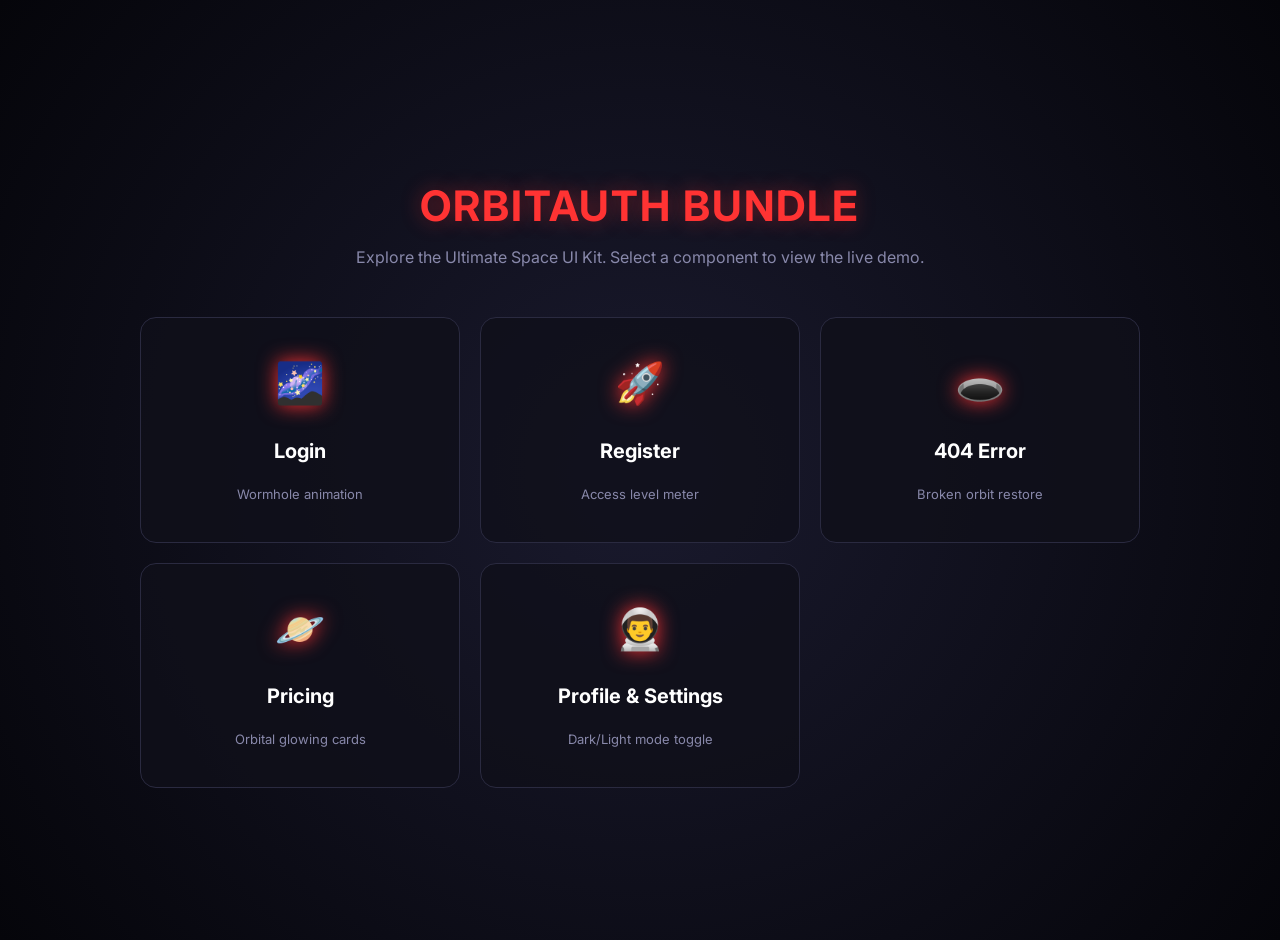
<file: index.html>
<!DOCTYPE html>
<html lang="en">

<head>
    <meta charset="UTF-8">
    <meta name="viewport" content="width=device-width, initial-scale=1.0">
    <title>OrbitAuth Bundle | Preview Hub</title>
    <style>
        @import url('https://fonts.googleapis.com/css2?family=Inter:wght@400;600;700&display=swap');

        body {
            background-color: #0a0a0f;
            background-image: radial-gradient(circle at center, #1a1a2e 0%, #05050a 100%);
            color: #fff;
            font-family: 'Inter', sans-serif;
            display: flex;
            justify-content: center;
            align-items: center;
            min-height: 100vh;
            margin: 0;
            padding: 20px;
        }

        .container {
            text-align: center;
            max-width: 1000px;
            width: 100%;
        }

        h1 {
            font-size: 42px;
            margin-bottom: 10px;
            color: #ff3333;
            text-transform: uppercase;
            letter-spacing: 2px;
            text-shadow: 0 0 20px rgba(255, 51, 51, 0.4);
        }

        p {
            color: #8888aa;
            margin-bottom: 50px;
            font-size: 16px;
        }

        .grid {
            display: grid;
            grid-template-columns: repeat(auto-fit, minmax(280px, 1fr));
            gap: 20px;
        }

        .card {
            background: rgba(15, 15, 25, 0.8);
            border: 1px solid #2a2a40;
            border-radius: 16px;
            padding: 40px 20px;
            text-decoration: none;
            color: #fff;
            transition: all 0.3s;
            display: flex;
            flex-direction: column;
            align-items: center;
        }

        .card:hover {
            transform: translateY(-5px);
            border-color: #ff3333;
            box-shadow: 0 10px 30px rgba(255, 51, 51, 0.1);
        }

        .card h2 {
            font-size: 20px;
            margin-bottom: 10px;
        }

        .card p {
            font-size: 13px;
            margin-bottom: 0;
            color: #8888aa;
        }

        .icon {
            font-size: 40px;
            margin-bottom: 15px;
            filter: drop-shadow(0 0 10px #ff3333);
        }
    </style>
</head>

<body>
    <div class="container">
        <h1>OrbitAuth Bundle</h1>
        <p>Explore the Ultimate Space UI Kit. Select a component to view the live demo.</p>

        <div class="grid">
            <a href="Orbit-Auth-Login/index.html" class="card">
                <div class="icon">🌌</div>
                <h2>Login</h2>
                <p>Wormhole animation</p>
            </a>

            <a href="Orbit-Auth-Register/index.html" class="card">
                <div class="icon">🚀</div>
                <h2>Register</h2>
                <p>Access level meter</p>
            </a>

            <a href="404 Edition/index.html" class="card">
                <div class="icon">🕳️</div>
                <h2>404 Error</h2>
                <p>Broken orbit restore</p>
            </a>

            <a href="OrbitAuth-Pricing/index.html" class="card">
                <div class="icon">🪐</div>
                <h2>Pricing</h2>
                <p>Orbital glowing cards</p>
            </a>

            <a href="OrbitAuth-Profile/index.html" class="card">
                <div class="icon">👨‍🚀</div>
                <h2>Profile & Settings</h2>
                <p>Dark/Light mode toggle</p>
            </a>
        </div>
    </div>
</body>

</html>
</file>
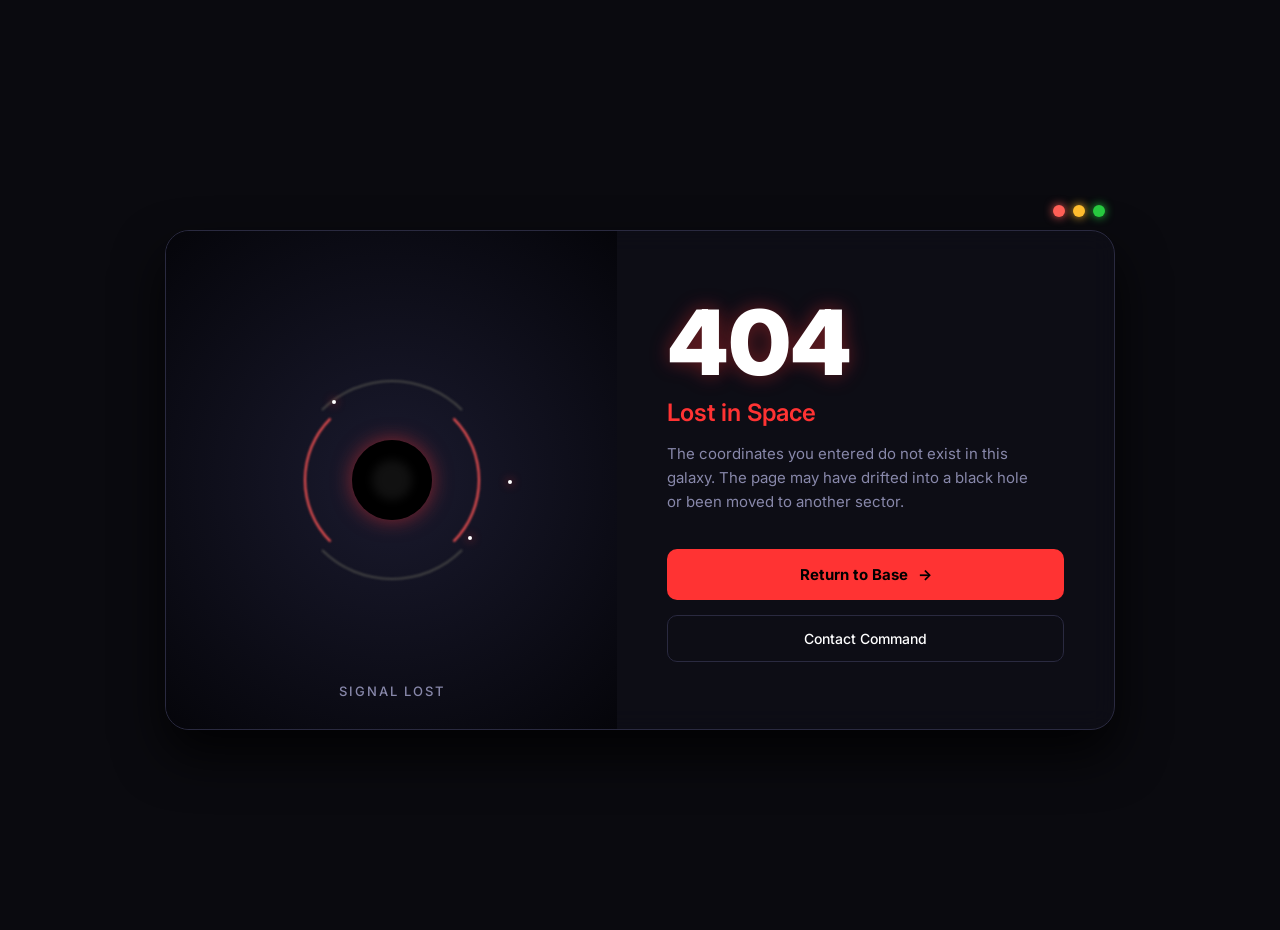
<file: 404 Edition/index.html>
<!DOCTYPE html>
<html lang="en">

<head>
    <meta charset="UTF-8">
    <meta name="viewport" content="width=device-width, initial-scale=1.0">
    <title>OrbitAuth | 404 Lost in Space</title>
    <link rel="stylesheet" href="style.css">
</head>

<body>

    <div class="orbit-wrapper">
        <!-- Tema Kontrolleri (LumaAuth'taki gibi ama uzay renkleri) -->
        <div class="window-controls">
            <div class="dot red" onclick="setTheme('')" title="Supernova Red"></div>
            <div class="dot yellow" onclick="setTheme('theme-blue')" title="Nebula Blue"></div>
            <div class="dot green" onclick="setTheme('theme-green')" title="Toxic Green"></div>
        </div>

        <div class="orbit-card error-card">
            <!-- LEFT SIDE: THE VOID / BLACK HOLE -->
            <div class="visual-side">
                <div class="space-bg"></div>

                <!-- Kara Delik Görseli -->
                <div class="wormhole-container broken-wormhole" id="wormholeTrigger">
                    <div class="accretion-disk"></div>
                    <div class="event-horizon">
                        <div class="core-glow"></div>
                    </div>
                    <!-- Uzayda savrulan parçacıklar -->
                    <div class="particle p1"></div>
                    <div class="particle p2"></div>
                    <div class="particle p3"></div>
                </div>

                <div class="hint-text">Signal Lost</div>
            </div>

            <!-- RIGHT SIDE: 404 CONTENT -->
            <div class="form-side" id="formSide">
                <div class="dark-overlay hidden" id="darkOverlay"></div>

                <div class="form-content visible">
                    <div class="form-header error-header">
                        <!-- Devasa 404 yazısı ve uzay efekti -->
                        <h1 class="glitch-text" data-text="404">404</h1>
                        <h2>Lost in Space</h2>
                        <p>The coordinates you entered do not exist in this galaxy. The page may have drifted into a
                            black hole or been moved to another sector.</p>
                    </div>

                    <div class="error-actions">
                        <!-- Kara deliğe tıklayınca veya butona basınca geri dönüş -->
                        <button class="btn-primary" onclick="restoreOrbit()">
                            <span class="btn-text">Return to Base</span>
                            <span class="btn-arrow">→</span>
                        </button>
                        <a href="#" class="btn-secondary">Contact Command</a>
                    </div>
                </div>
            </div>
        </div>
    </div>

    <script src="script.js"></script>
</body>

</html>
</file>
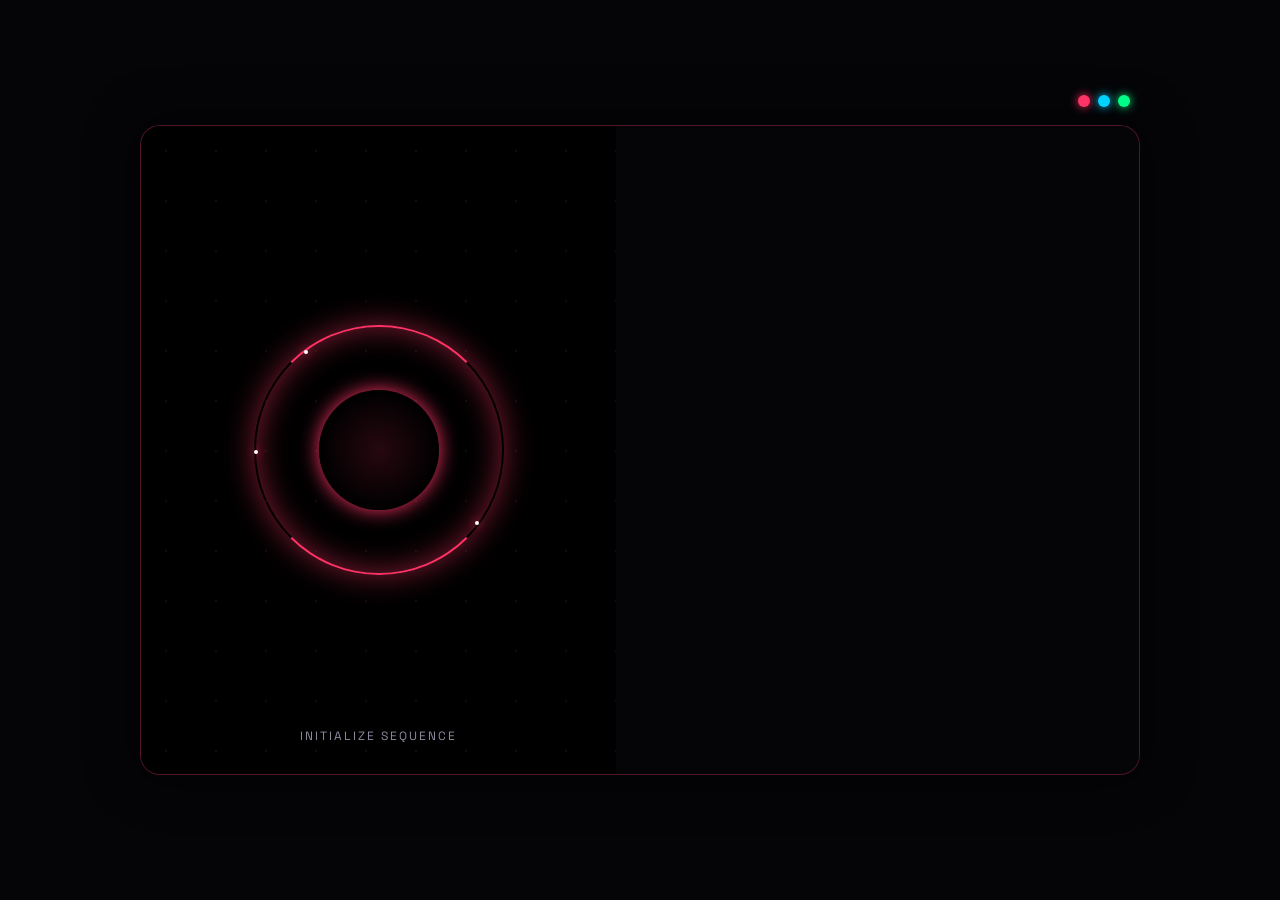
<file: Orbit-Auth-Login/index.html>
<!DOCTYPE html>
<html lang="en">

<head>
    <meta charset="UTF-8">
    <meta name="viewport" content="width=device-width, initial-scale=1.0">
    <title>OrbitAuth | Mission Control Login</title>
    <link rel="stylesheet" href="style.css">
</head>

<body>

    <div class="orbit-wrapper">

        <!-- MAC THEME CONTROLS -->
        <div class="window-controls">
            <div class="dot red" onclick="setTheme('')" title="Supernova Red"></div>
            <div class="dot yellow" onclick="setTheme('theme-blue')" title="Nebula Blue"></div>
            <div class="dot green" onclick="setTheme('theme-green')" title="Toxic Green"></div>
        </div>

        <div class="orbit-card">
            <!-- LEFT SIDE: THE WORMHOLE -->
            <div class="visual-side">
                <div class="space-bg"></div>

                <div class="wormhole-container" id="wormholeTrigger">
                    <div class="accretion-disk"></div>
                    <div class="event-horizon">
                        <div class="core-glow"></div>
                    </div>
                    <div class="particle p1"></div>
                    <div class="particle p2"></div>
                    <div class="particle p3"></div>
                </div>

                <div class="hint-text">Initialize Sequence</div>
            </div>

            <!-- RIGHT SIDE: FORM -->
            <div class="form-side" id="formSide">
                <div class="dark-overlay" id="darkOverlay"></div>

                <div class="form-content">
                    <div class="form-header">
                        <h1>System Access</h1>
                        <p>Enter your credentials to connect to the mainframe.</p>
                    </div>

                    <form onsubmit="event.preventDefault(); alert('Access Granted. Welcome to Orbit. (Demo)');">
                        <div class="input-group">
                            <label>Operator ID / Email</label>
                            <input type="email" placeholder="commander@orbit.net" required />
                        </div>

                        <div class="input-group">
                            <label>Access Code</label>
                            <input type="password" id="passwordInput" placeholder="••••••••" required />
                            <span class="password-toggle" onclick="togglePassword()">👁️</span>
                        </div>

                        <div class="form-options">
                            <a href="#" class="forgot-password">Reset Access Code?</a>
                        </div>

                        <button type="submit" class="btn-primary">
                            <span class="btn-text">Engage</span>
                            <span class="btn-arrow">↗</span>
                        </button>
                    </form>

                    <div class="divider"><span class="divider-text">OR AUTHENTICATE VIA</span></div>

                    <div class="social-buttons">
                        <button class="btn-social" type="button">Google</button>
                        <button class="btn-social" type="button">GitHub</button>
                    </div>
                </div>
            </div>
        </div>
    </div>

    <script src="script.js"></script>
</body>

</html>
</file>
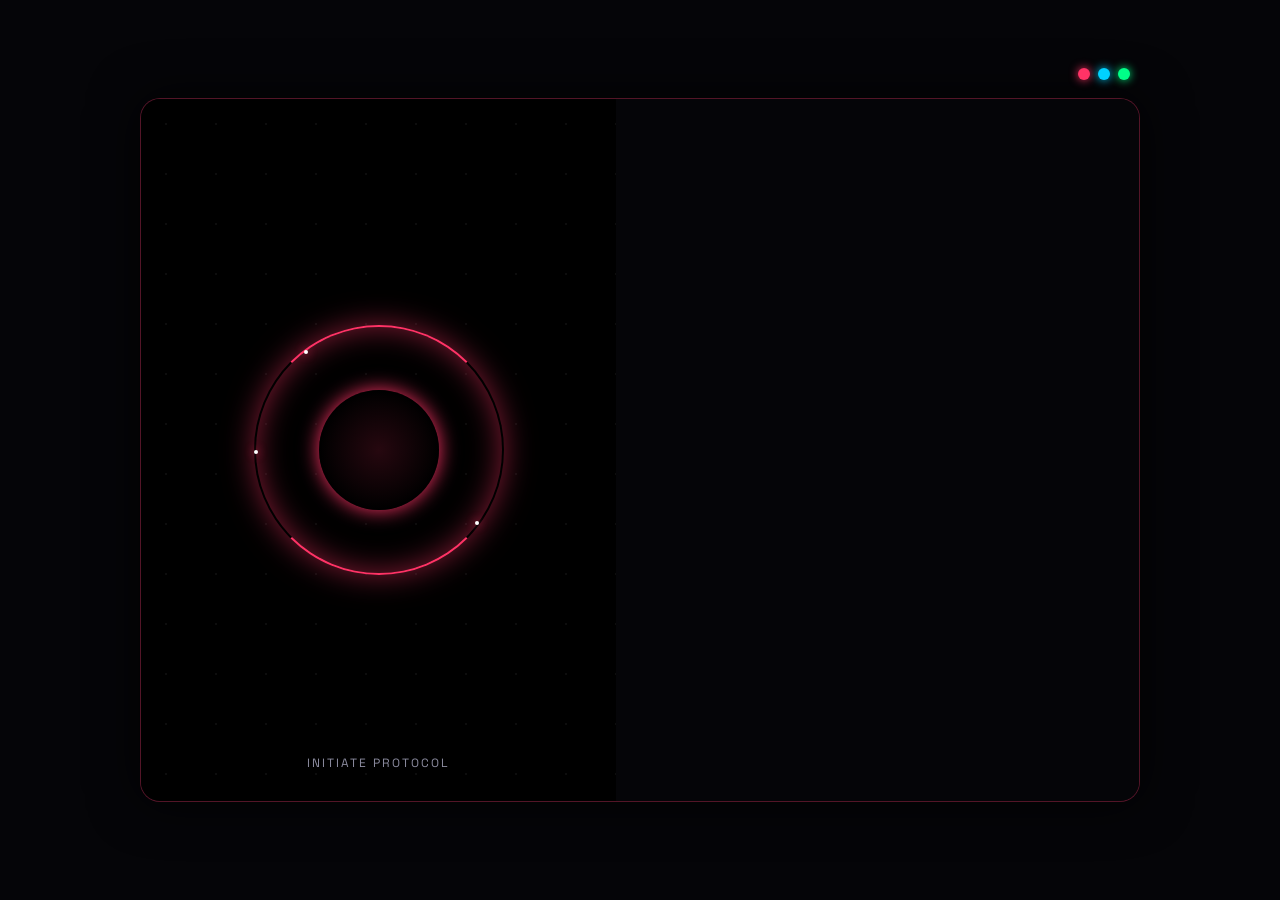
<file: Orbit-Auth-Register/index.html>
<!DOCTYPE html>
<html lang="en">

<head>
    <meta charset="UTF-8">
    <meta name="viewport" content="width=device-width, initial-scale=1.0">
    <title>OrbitAuth | Initiate Registration</title>
    <link rel="stylesheet" href="style.css">
</head>

<body>

    <div class="orbit-wrapper">

        <div class="window-controls">
            <div class="dot red" onclick="setTheme('')" title="Supernova Red"></div>
            <div class="dot yellow" onclick="setTheme('theme-blue')" title="Nebula Blue"></div>
            <div class="dot green" onclick="setTheme('theme-green')" title="Toxic Green"></div>
        </div>

        <div class="orbit-card">
            <!-- LEFT SIDE: THE WORMHOLE -->
            <div class="visual-side">
                <div class="space-bg"></div>

                <div class="wormhole-container" id="wormholeTrigger">
                    <div class="accretion-disk"></div>
                    <div class="event-horizon">
                        <div class="core-glow"></div>
                    </div>
                    <div class="particle p1"></div>
                    <div class="particle p2"></div>
                    <div class="particle p3"></div>
                </div>

                <div class="hint-text">Initiate Protocol</div>
            </div>

            <!-- RIGHT SIDE: REGISTER FORM -->
            <div class="form-side" id="formSide">
                <div class="dark-overlay" id="darkOverlay"></div>

                <div class="form-content">
                    <div class="form-header">
                        <h1>Create Profile</h1>
                        <p>Register your neural signature to join the fleet.</p>
                    </div>

                    <form onsubmit="event.preventDefault(); alert('Profile Created. Welcome to the Fleet. (Demo)');">
                        <div class="input-group">
                            <label>Operator Name</label>
                            <input type="text" placeholder="Cmdr. Shepard" required />
                        </div>

                        <div class="input-group">
                            <label>Comm Link (Email)</label>
                            <input type="email" placeholder="shepard@normandy.sr2" required />
                        </div>

                        <div class="input-group">
                            <label>Access Code (Password)</label>
                            <input type="password" id="passwordInput" placeholder="••••••••" required
                                oninput="checkPasswordStrength()" />
                            <span class="password-toggle" onclick="togglePassword()">👁️</span>
                        </div>

                        <!-- Uzay Temalı Şifre Gücü Göstergesi -->
                        <div class="password-strength" id="strengthMeter">
                            <div class="strength-bar"></div>
                            <div class="strength-bar"></div>
                            <div class="strength-bar"></div>
                            <span class="strength-text" id="strengthText">Access Level: N/A</span>
                        </div>

                        <div class="input-group" style="margin-top: 25px;">
                            <label>Confirm Access Code</label>
                            <input type="password" placeholder="••••••••" required />
                        </div>

                        <label class="remember-me">
                            <input type="checkbox" required /> I accept the <a href="#">Orbit Protocols</a>
                        </label>

                        <button type="submit" class="btn-primary" style="margin-top: 10px;">
                            <span class="btn-text">Initialize</span>
                            <span class="btn-arrow">→</span>
                        </button>
                    </form>

                    <div class="form-footer">
                        <p>Already have clearance? <a href="#">Log In</a></p>
                    </div>
                </div>
            </div>
        </div>
    </div>

    <script src="script.js"></script>
</body>

</html>
</file>
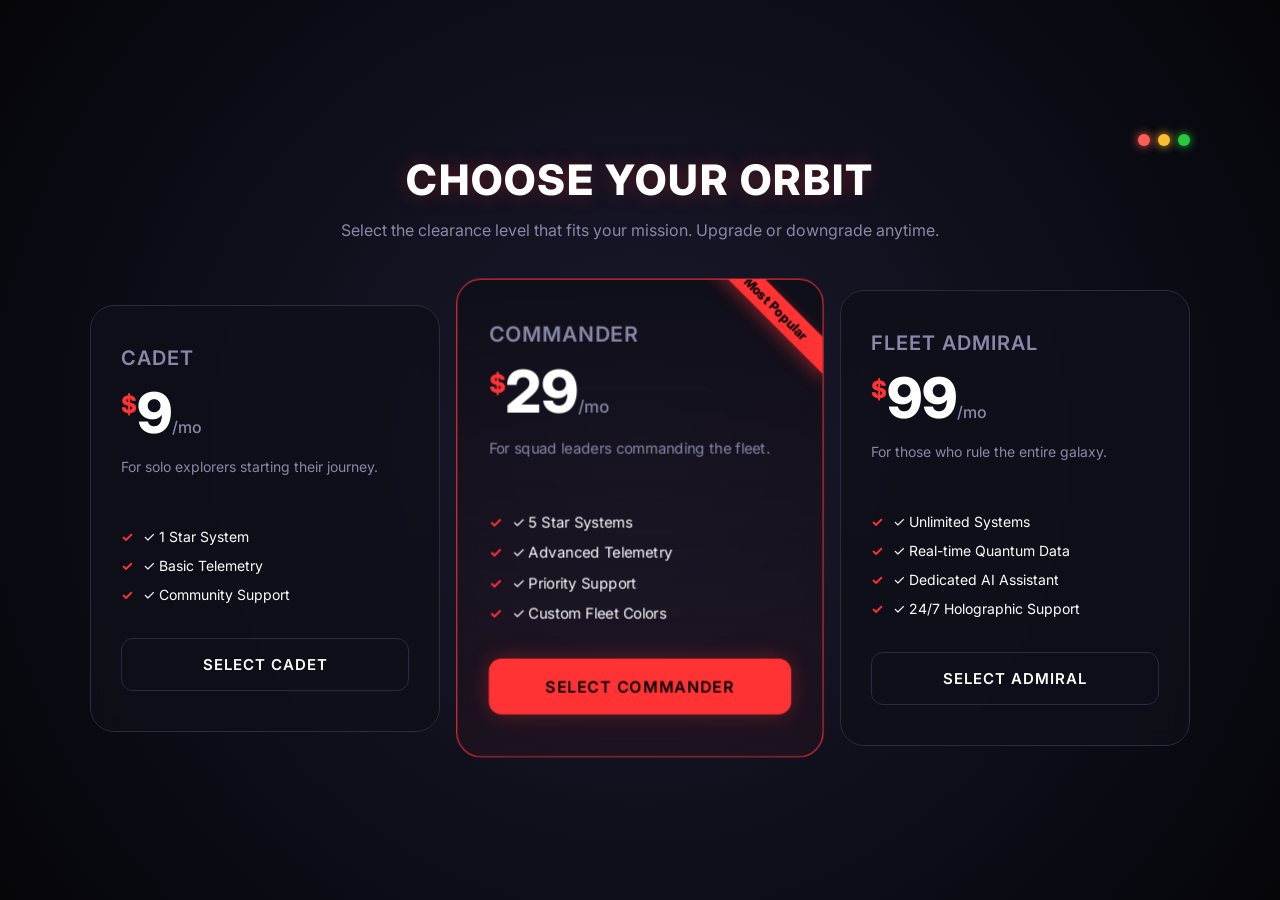
<file: OrbitAuth-Pricing/index.html>
<!DOCTYPE html>
<html lang="en">

<head>
    <meta charset="UTF-8">
    <meta name="viewport" content="width=device-width, initial-scale=1.0">
    <title>OrbitAuth | Pricing Plans</title>
    <link rel="stylesheet" href="style.css">
</head>

<body>
    <div class="orbit-wrapper">
        <!-- Tema Kontrolleri -->
        <div class="window-controls">
            <div class="dot red" onclick="setTheme('')" title="Supernova Red"></div>
            <div class="dot yellow" onclick="setTheme('theme-blue')" title="Nebula Blue"></div>
            <div class="dot green" onclick="setTheme('theme-green')" title="Toxic Green"></div>
        </div>

        <!-- Pricing Header -->
        <div class="pricing-header">
            <h1>Choose Your Orbit</h1>
            <p>Select the clearance level that fits your mission. Upgrade or downgrade anytime.</p>
        </div>

        <!-- Pricing Cards Container -->
        <div class="pricing-cards">

            <!-- Card 1: Cadet -->
            <div class="price-card">
                <div class="card-glow"></div>
                <div class="card-content">
                    <h3>Cadet</h3>
                    <div class="price"><span>$</span>9<span>/mo</span></div>
                    <p class="desc">For solo explorers starting their journey.</p>
                    <ul class="features">
                        <li>✓ 1 Star System</li>
                        <li>✓ Basic Telemetry</li>
                        <li>✓ Community Support</li>
                    </ul>
                    <button class="btn-primary">Select Cadet</button>
                </div>
            </div>

            <!-- Card 2: Commander (Popular) -->
            <div class="price-card popular">
                <div class="popular-badge">Most Popular</div>
                <div class="card-glow"></div>
                <div class="card-content">
                    <h3>Commander</h3>
                    <div class="price"><span>$</span>29<span>/mo</span></div>
                    <p class="desc">For squad leaders commanding the fleet.</p>
                    <ul class="features">
                        <li>✓ 5 Star Systems</li>
                        <li>✓ Advanced Telemetry</li>
                        <li>✓ Priority Support</li>
                        <li>✓ Custom Fleet Colors</li>
                    </ul>
                    <button class="btn-primary">Select Commander</button>
                </div>
            </div>

            <!-- Card 3: Fleet Admiral -->
            <div class="price-card">
                <div class="card-glow"></div>
                <div class="card-content">
                    <h3>Fleet Admiral</h3>
                    <div class="price"><span>$</span>99<span>/mo</span></div>
                    <p class="desc">For those who rule the entire galaxy.</p>
                    <ul class="features">
                        <li>✓ Unlimited Systems</li>
                        <li>✓ Real-time Quantum Data</li>
                        <li>✓ Dedicated AI Assistant</li>
                        <li>✓ 24/7 Holographic Support</li>
                    </ul>
                    <button class="btn-primary">Select Admiral</button>
                </div>
            </div>
        </div>
    </div>

    <script src="script.js"></script>
</body>

</html>
</file>
<file: 404 Edition/style.css>
/* =========================================
   FONTS & THEMES
   ========================================= */
@import url('https://fonts.googleapis.com/css2?family=Inter:wght@400;500;600;700;900&display=swap');

:root {
  --bg-color: #0a0a0f;
  --card-bg: rgba(15, 15, 25, 0.7);
  --accent-color: #ff3333; /* Supernova Red */
  --accent-hover: #ff5555;
  --accent-rgb: 255, 51, 51;
  --text-main: #ffffff;
  --text-muted: #8888aa;
  --border-color: #2a2a40;
  --space-bg: radial-gradient(circle at center, #1a1a2e 0%, #05050a 100%);
}

body.theme-blue {
  --accent-color: #00f0ff;
  --accent-hover: #33f3ff;
  --accent-rgb: 0, 240, 255;
  --space-bg: radial-gradient(circle at center, #0f172a 0%, #020617 100%);
}

body.theme-green {
  --accent-color: #00ff66;
  --accent-hover: #33ff88;
  --accent-rgb: 0, 255, 102;
  --space-bg: radial-gradient(circle at center, #062016 0%, #020805 100%);
}

/* =========================================
   BASE & WINDOW CONTROLS
   ========================================= */
* {
  margin: 0;
  padding: 0;
  box-sizing: border-box;
  font-family: 'Inter', sans-serif;
}
body {
  background-color: var(--bg-color);
  color: var(--text-main);
  display: flex;
  margin-top: 30px;
  justify-content: center;
  align-items: center;
  min-height: 100vh;
  padding: 20px;
  transition: background-color 0.8s ease;
  overflow: hidden;
}

.orbit-wrapper {
  position: relative;
  width: 100%;
  max-width: 950px;
  margin: auto;
  z-index: 10;
}
.orbit-card {
  display: flex;
  background: var(--card-bg);
  backdrop-filter: blur(12px);
  border-radius: 24px;
  border: 1px solid var(--border-color);
  box-shadow: 0 25px 50px rgba(0, 0, 0, 0.8);
  overflow: hidden;
  min-height: 500px;
}

.window-controls {
  position: absolute;
  top: -25px;
  right: 10px;
  display: flex;
  gap: 8px;
  z-index: 10;
}
.dot {
  width: 12px;
  height: 12px;
  border-radius: 50%;
  transition: transform 0.2s ease;
  cursor: pointer;
}
.dot:hover {
  transform: scale(1.2);
}
.dot.red {
  background: #ff5f56;
  box-shadow: 0 0 10px #ff5f56;
}
.dot.yellow {
  background: #ffbd2e;
  box-shadow: 0 0 10px #ffbd2e;
}
.dot.green {
  background: #27c93f;
  box-shadow: 0 0 10px #27c93f;
}

/* =========================================
   LEFT SIDE: WORMHOLE / BLACK HOLE
   ========================================= */
.visual-side {
  flex: 1;
  position: relative;
  display: flex;
  justify-content: center;
  align-items: center;
  overflow: hidden;
}
.space-bg {
  position: absolute;
  inset: 0;
  background: var(--space-bg);
  z-index: 0;
  transition: background 0.8s ease;
}

/* Kara Delik Tasarımı */
.wormhole-container {
  position: relative;
  width: 200px;
  height: 200px;
  z-index: 2;
  cursor: pointer;
  display: flex;
  justify-content: center;
  align-items: center;
  transition: transform 0.5s ease;
}

.accretion-disk {
  position: absolute;
  width: 100%;
  height: 100%;
  border-radius: 50%;
  border: 2px solid transparent;
  border-top: 2px solid var(--accent-color);
  border-bottom: 2px solid var(--accent-color);
  animation: spin 3s linear infinite;
  filter: blur(1px);
}
.accretion-disk::before {
  content: '';
  position: absolute;
  inset: 10px;
  border-radius: 50%;
  border: 2px solid transparent;
  border-left: 2px solid var(--accent-hover);
  border-right: 2px solid var(--accent-hover);
  animation: spin 2s linear infinite reverse;
}

.event-horizon {
  position: absolute;
  width: 80px;
  height: 80px;
  background: #000;
  border-radius: 50%;
  box-shadow:
    0 0 20px rgba(var(--accent-rgb), 0.5),
    inset 0 0 20px #000;
  display: flex;
  justify-content: center;
  align-items: center;
  z-index: 3;
}
.core-glow {
  width: 40px;
  height: 40px;
  background: var(--accent-color);
  border-radius: 50%;
  filter: blur(15px);
  opacity: 0.6;
  animation: pulseGlow 1.5s infinite alternate;
}

@keyframes spin {
  100% {
    transform: rotate(360deg);
  }
}
@keyframes pulseGlow {
  0% {
    opacity: 0.3;
    transform: scale(0.8);
  }
  100% {
    opacity: 0.8;
    transform: scale(1.2);
  }
}

/* Uzay Parçacıkları */
.particle {
  position: absolute;
  width: 4px;
  height: 4px;
  background: #fff;
  border-radius: 50%;
  box-shadow: 0 0 10px var(--accent-color);
}
.p1 {
  top: 10%;
  left: 20%;
  animation: float 4s infinite ease-in-out;
}
.p2 {
  bottom: 20%;
  right: 10%;
  animation: float 5s infinite ease-in-out reverse;
}
.p3 {
  top: 50%;
  right: -10%;
  animation: float 3s infinite ease-in-out 1s;
}
@keyframes float {
  0%,
  100% {
    transform: translateY(0) scale(1);
    opacity: 0.5;
  }
  50% {
    transform: translateY(-20px) scale(1.5);
    opacity: 1;
  }
}

/* Kırık / Kayıp Efekti */
.broken-wormhole .core-glow {
  background: #555;
  filter: blur(5px);
  animation: none;
  opacity: 0.2;
}
.broken-wormhole .accretion-disk {
  border-color: transparent;
  border-top-color: #444;
  border-bottom-color: #444;
  animation-duration: 10s;
}
.hint-text {
  position: absolute;
  bottom: 30px;
  color: var(--text-muted);
  font-size: 13px;
  font-weight: 500;
  letter-spacing: 2px;
  text-transform: uppercase;
  animation: pulse 2s infinite;
  z-index: 5;
}
@keyframes pulse {
  0%,
  100% {
    opacity: 0.3;
  }
  50% {
    opacity: 1;
    color: var(--accent-color);
  }
}

/* Tamir Edildiğinde (Işık Açıldığında) */
.wormhole-container.is-fixed .core-glow {
  background: var(--accent-color);
  filter: blur(15px);
  animation: pulseGlow 1.5s infinite alternate;
  opacity: 0.6;
}
.wormhole-container.is-fixed .accretion-disk {
  border-top-color: var(--accent-color);
  border-bottom-color: var(--accent-color);
  animation-duration: 3s;
}
.wormhole-container.is-fixed + .hint-text {
  opacity: 0;
}

/* =========================================
   RIGHT SIDE: 404 CONTENT
   ========================================= */
.form-side {
  flex: 1.1;
  position: relative;
  background: transparent;
  display: flex;
  align-items: center;
}
.dark-overlay {
  position: absolute;
  inset: 0;
  background-color: var(--bg-color);
  z-index: 5;
  opacity: 0;
  visibility: hidden;
  transition: opacity 0.8s ease;
}

.form-content {
  padding: 50px;
  display: flex;
  flex-direction: column;
  justify-content: center;
  height: 100%;
  z-index: 6;
  position: relative;
  opacity: 0;
  transform: translateX(30px);
  filter: blur(8px);
  transition: all 1s cubic-bezier(0.16, 1, 0.3, 1);
}
.form-content.visible {
  opacity: 1;
  transform: translateX(0);
  filter: blur(0);
}

/* Glitch Efektli 404 */
.error-header h1 {
  font-size: 90px;
  font-weight: 900;
  line-height: 1;
  margin-bottom: 10px;
  color: var(--text-main);
  position: relative;
  text-shadow: 0 0 20px rgba(var(--accent-rgb), 0.4);
}
.error-header h2 {
  font-size: 24px;
  font-weight: 600;
  margin-bottom: 15px;
  color: var(--accent-color);
}
.error-header p {
  color: var(--text-muted);
  font-size: 15px;
  line-height: 1.6;
  margin-bottom: 35px;
  max-width: 95%;
}

.error-actions {
  display: flex;
  flex-direction: column;
  gap: 15px;
}
.btn-primary {
  padding: 16px;
  background: var(--accent-color);
  color: #000;
  border: none;
  border-radius: 10px;
  font-size: 15px;
  font-weight: 700;
  cursor: pointer;
  transition: all 0.3s ease;
  display: flex;
  justify-content: center;
  align-items: center;
  gap: 10px;
  text-decoration: none;
  position: relative;
  overflow: hidden;
}
.btn-primary::before {
  content: '';
  position: absolute;
  top: 0;
  left: -100%;
  width: 100%;
  height: 100%;
  background: linear-gradient(
    90deg,
    transparent,
    rgba(255, 255, 255, 0.4),
    transparent
  );
  transition: left 0.5s ease;
}
.btn-primary:hover::before {
  left: 100%;
}
.btn-primary:hover {
  background: var(--accent-hover);
  transform: translateY(-2px);
  box-shadow: 0 8px 20px rgba(var(--accent-rgb), 0.3);
}

.btn-secondary {
  text-align: center;
  padding: 14px;
  background: transparent;
  border: 1px solid var(--border-color);
  border-radius: 10px;
  color: var(--text-main);
  font-size: 14px;
  font-weight: 500;
  text-decoration: none;
  transition: all 0.3s;
}
.btn-secondary:hover {
  background: rgba(255, 255, 255, 0.05);
  border-color: var(--text-muted);
}

/* Responsive */
@media (max-width: 850px) {
  .orbit-card {
    flex-direction: column;
    min-height: auto;
  }
  .visual-side {
    min-height: 250px;
  }
  .form-content {
    padding: 30px 25px;
    text-align: center;
    align-items: center;
  }
  .error-header h1 {
    font-size: 70px;
  }
  .error-header p {
    max-width: 100%;
  }
  .error-actions {
    width: 100%;
  }
}
</file>
<file: Orbit-Auth-Login/style.css>
@import url('https://fonts.googleapis.com/css2?family=Space+Grotesk:wght@400;600;700&display=swap');

/* =========================================
   THEMES (Supernova Red Default)
   ========================================= */
:root {
  --bg-color: #050508;
  --card-bg: rgba(10, 10, 15, 0.7);
  --text-main: #ffffff;
  --text-muted: #8b8b9f;

  --accent-color: #ff3366;
  --accent-glow: rgba(255, 51, 102, 0.5);
  --accent-rgb: 255, 51, 102;

  --input-bg: rgba(20, 20, 30, 0.8);
  --border-color: rgba(255, 51, 102, 0.3);
}

body.theme-blue {
  --accent-color: #00d2ff;
  --accent-glow: rgba(0, 210, 255, 0.5);
  --accent-rgb: 0, 210, 255;
  --border-color: rgba(0, 210, 255, 0.3);
}

body.theme-green {
  --accent-color: #00ff88;
  --accent-glow: rgba(0, 255, 136, 0.5);
  --accent-rgb: 0, 255, 136;
  --border-color: rgba(0, 255, 136, 0.3);
}

/* =========================================
   BASE & LAYOUT
   ========================================= */
* {
  margin: 0;
  padding: 0;
  box-sizing: border-box;
  font-family: 'Space Grotesk', sans-serif;
}
body {
  background-color: var(--bg-color);
  color: var(--text-main);
  display: flex;
  justify-content: center;
  align-items: center;
  min-height: 100vh;
  padding: 20px;
  overflow: hidden;
  transition: background-color 0.8s ease;
}

.orbit-wrapper {
  position: relative;
  width: 100%;
  max-width: 1000px;
  z-index: 10;
}

.window-controls {
  position: absolute;
  top: -30px;
  right: 10px;
  display: flex;
  gap: 8px;
  z-index: 10;
}
.dot {
  width: 12px;
  height: 12px;
  border-radius: 50%;
  cursor: pointer;
  transition:
    transform 0.2s,
    box-shadow 0.2s;
}
.dot:hover {
  transform: scale(1.2);
}
.dot.red {
  background: #ff3366;
  box-shadow: 0 0 10px #ff3366;
}
.dot.yellow {
  background: #00d2ff;
  box-shadow: 0 0 10px #00d2ff;
}
.dot.green {
  background: #00ff88;
  box-shadow: 0 0 10px #00ff88;
}

.orbit-card {
  display: flex;
  background: var(--card-bg);
  backdrop-filter: blur(20px);
  border: 1px solid var(--border-color);
  border-radius: 20px;
  overflow: hidden;
  min-height: 600px;
  box-shadow:
    0 0 50px rgba(0, 0, 0, 0.8),
    inset 0 0 20px rgba(var(--accent-rgb), 0.1);
  transition:
    border-color 0.5s ease,
    box-shadow 0.5s ease;
}

/* =========================================
   LEFT SIDE: WORMHOLE
   ========================================= */
.visual-side {
  flex: 1;
  position: relative;
  display: flex;
  justify-content: center;
  align-items: center;
  overflow: hidden;
  background: #000;
}

.space-bg {
  position: absolute;
  inset: 0;
  background-image: radial-gradient(
    circle at 50% 50%,
    rgba(255, 255, 255, 0.1) 1px,
    transparent 1px
  );
  background-size: 50px 50px;
  opacity: 0.5;
}

/* Kara Delik Tasarımı */
.wormhole-container {
  position: relative;
  width: 250px;
  height: 250px;
  cursor: pointer;
  display: flex;
  justify-content: center;
  align-items: center;
  z-index: 2;
}

.accretion-disk {
  position: absolute;
  width: 100%;
  height: 100%;
  border-radius: 50%;
  border: 2px solid transparent;
  border-top-color: var(--accent-color);
  border-bottom-color: var(--accent-color);
  animation: spin 4s linear infinite;
  box-shadow:
    0 0 30px var(--accent-glow),
    inset 0 0 30px var(--accent-glow);
  transition: all 0.5s ease;
}

.event-horizon {
  position: absolute;
  width: 120px;
  height: 120px;
  background: #000;
  border-radius: 50%;
  box-shadow:
    inset 0 0 20px #000,
    0 0 20px var(--accent-color);
  display: flex;
  justify-content: center;
  align-items: center;
}

.core-glow {
  width: 100%;
  height: 100%;
  border-radius: 50%;
  background: radial-gradient(circle, var(--accent-glow) 0%, transparent 70%);
  opacity: 0.3;
  animation: pulseCore 2s infinite alternate;
}

/* Etrafta dönen parçacıklar */
.particle {
  position: absolute;
  width: 4px;
  height: 4px;
  background: #fff;
  border-radius: 50%;
  box-shadow: 0 0 10px var(--accent-color);
}
.p1 {
  top: 10%;
  left: 20%;
  animation: orbit 3s linear infinite;
}
.p2 {
  bottom: 20%;
  right: 10%;
  animation: orbit 5s linear infinite reverse;
}
.p3 {
  top: 50%;
  left: 0%;
  animation: orbit 4s linear infinite;
}

/* Animasyonlar */
@keyframes spin {
  100% {
    transform: rotate(360deg);
  }
}
@keyframes pulseCore {
  100% {
    opacity: 0.8;
    transform: scale(1.1);
  }
}
@keyframes orbit {
  0% {
    transform: rotate(0deg) translateX(100px) rotate(0deg);
  }
  100% {
    transform: rotate(360deg) translateX(100px) rotate(-360deg);
  }
}

/* Işınlanma Efekti (Tıklayınca) */
.wormhole-container.engaged .accretion-disk {
  transform: scale(3);
  opacity: 0;
  transition: all 1s ease-in;
}
.wormhole-container.engaged .event-horizon {
  transform: scale(5);
  opacity: 0;
  transition: all 0.8s ease-in;
}
.hint-text {
  position: absolute;
  bottom: 30px;
  color: var(--text-muted);
  font-size: 12px;
  letter-spacing: 2px;
  animation: pulseText 2s infinite;
  text-transform: uppercase;
}
@keyframes pulseText {
  0%,
  100% {
    opacity: 0.3;
  }
  50% {
    opacity: 1;
    color: var(--accent-color);
  }
}

/* =========================================
   RIGHT SIDE: FORM (System Access)
   ========================================= */
.form-side {
  flex: 1.1;
  position: relative;
  background: transparent;
}
.dark-overlay {
  position: absolute;
  inset: 0;
  background-color: var(--bg-color);
  z-index: 5;
  transition:
    opacity 1s ease,
    visibility 1s ease;
}
.dark-overlay.hidden {
  opacity: 0;
  visibility: hidden;
}

.form-content {
  padding: 50px;
  display: flex;
  flex-direction: column;
  justify-content: center;
  height: 100%;
  opacity: 0;
  transform: translateY(20px);
  filter: blur(10px);
  transition: all 1s cubic-bezier(0.16, 1, 0.3, 1);
  pointer-events: none;
  z-index: 6;
  position: relative;
}
.form-side.visible .form-content {
  opacity: 1;
  transform: translateY(0);
  filter: blur(0);
  pointer-events: auto;
}

.form-header h1 {
  font-size: 32px;
  font-weight: 700;
  letter-spacing: -1px;
  margin-bottom: 10px;
}
.form-header p {
  color: var(--text-muted);
  font-size: 14px;
  margin-bottom: 35px;
  line-height: 1.5;
}

.input-group {
  margin-bottom: 25px;
  position: relative;
}
.input-group label {
  display: block;
  font-size: 12px;
  color: var(--text-muted);
  margin-bottom: 8px;
  text-transform: uppercase;
  letter-spacing: 1px;
  font-weight: 600;
}
.input-group input {
  width: 100%;
  padding: 16px;
  background: var(--input-bg);
  border: 1px solid rgba(255, 255, 255, 0.1);
  border-radius: 8px;
  color: #fff;
  font-size: 15px;
  transition: all 0.3s ease;
  font-family: 'Space Grotesk', sans-serif;
}
.input-group input:focus {
  outline: none;
  border-color: var(--accent-color);
  box-shadow: 0 0 15px rgba(var(--accent-rgb), 0.2);
  background: rgba(0, 0, 0, 0.5);
}

.password-toggle {
  position: absolute;
  right: 16px;
  bottom: 16px;
  cursor: pointer;
  font-size: 16px;
  opacity: 0.5;
  transition: opacity 0.3s;
}
.password-toggle:hover {
  opacity: 1;
}

.form-options {
  display: flex;
  justify-content: flex-end;
  margin-bottom: 30px;
}
.forgot-password {
  font-size: 13px;
  color: var(--accent-color);
  text-decoration: none;
  font-weight: 500;
}
.forgot-password:hover {
  text-shadow: 0 0 10px var(--accent-glow);
}

.btn-primary {
  width: 100%;
  padding: 16px;
  background: transparent;
  color: var(--accent-color);
  border: 2px solid var(--accent-color);
  border-radius: 8px;
  font-size: 16px;
  font-weight: 700;
  cursor: pointer;
  transition: all 0.3s ease;
  display: flex;
  justify-content: center;
  align-items: center;
  gap: 10px;
  text-transform: uppercase;
  letter-spacing: 2px;
  position: relative;
  overflow: hidden;
}
.btn-primary:hover {
  background: var(--accent-color);
  color: #000;
  box-shadow: 0 0 20px var(--accent-glow);
}
.btn-arrow {
  font-size: 18px;
  transition: transform 0.3s;
}
.btn-primary:hover .btn-arrow {
  transform: translate(3px, -3px);
}

.divider {
  display: flex;
  align-items: center;
  text-align: center;
  margin: 35px 0;
}
.divider::before,
.divider::after {
  content: '';
  flex: 1;
  border-bottom: 1px solid rgba(255, 255, 255, 0.1);
}
.divider-text {
  color: var(--text-muted);
  font-size: 11px;
  letter-spacing: 2px;
  padding: 0 15px;
}

.social-buttons {
  display: flex;
  gap: 15px;
}
.btn-social {
  flex: 1;
  padding: 14px;
  background: rgba(255, 255, 255, 0.03);
  border: 1px solid rgba(255, 255, 255, 0.1);
  border-radius: 8px;
  color: #fff;
  font-size: 14px;
  font-weight: 600;
  cursor: pointer;
  transition: all 0.3s;
  font-family: 'Space Grotesk', sans-serif;
}
.btn-social:hover {
  background: rgba(255, 255, 255, 0.1);
  border-color: rgba(255, 255, 255, 0.3);
}

/* Responsive */
@media (max-width: 850px) {
  .orbit-card {
    flex-direction: column;
    min-height: auto;
  }
  .visual-side {
    min-height: 300px;
  }
  .form-content {
    padding: 40px 25px;
  }
}
</file>
<file: Orbit-Auth-Register/style.css>
@import url('https://fonts.googleapis.com/css2?family=Space+Grotesk:wght@400;600;700&display=swap');

/* =========================================
   THEMES
   ========================================= */
:root {
  --bg-color: #050508;
  --card-bg: rgba(10, 10, 15, 0.7);
  --text-main: #ffffff;
  --text-muted: #8b8b9f;
  --accent-color: #ff3366;
  --accent-glow: rgba(255, 51, 102, 0.5);
  --accent-rgb: 255, 51, 102;
  --input-bg: rgba(20, 20, 30, 0.8);
  --border-color: rgba(255, 51, 102, 0.3);
}
body.theme-blue {
  --accent-color: #00d2ff;
  --accent-glow: rgba(0, 210, 255, 0.5);
  --accent-rgb: 0, 210, 255;
  --border-color: rgba(0, 210, 255, 0.3);
}
body.theme-green {
  --accent-color: #00ff88;
  --accent-glow: rgba(0, 255, 136, 0.5);
  --accent-rgb: 0, 255, 136;
  --border-color: rgba(0, 255, 136, 0.3);
}

/* =========================================
   BASE & LAYOUT
   ========================================= */
* {
  margin: 0;
  padding: 0;
  box-sizing: border-box;
  font-family: 'Space Grotesk', sans-serif;
}
body {
  background-color: var(--bg-color);
  color: var(--text-main);
  display: flex;
  justify-content: center;
  align-items: center;
  min-height: 100vh;
  padding: 20px;
  overflow: hidden;
  transition: background-color 0.8s ease;
}
.orbit-wrapper {
  position: relative;
  width: 100%;
  max-width: 1000px;
  z-index: 10;
}

.window-controls {
  position: absolute;
  top: -30px;
  right: 10px;
  display: flex;
  gap: 8px;
  z-index: 10;
}
.dot {
  width: 12px;
  height: 12px;
  border-radius: 50%;
  cursor: pointer;
  transition:
    transform 0.2s,
    box-shadow 0.2s;
}
.dot:hover {
  transform: scale(1.2);
}
.dot.red {
  background: #ff3366;
  box-shadow: 0 0 10px #ff3366;
}
.dot.yellow {
  background: #00d2ff;
  box-shadow: 0 0 10px #00d2ff;
}
.dot.green {
  background: #00ff88;
  box-shadow: 0 0 10px #00ff88;
}

.orbit-card {
  display: flex;
  background: var(--card-bg);
  backdrop-filter: blur(20px);
  border: 1px solid var(--border-color);
  border-radius: 20px;
  overflow: hidden;
  min-height: 650px;
  box-shadow:
    0 0 50px rgba(0, 0, 0, 0.8),
    inset 0 0 20px rgba(var(--accent-rgb), 0.1);
  transition:
    border-color 0.5s ease,
    box-shadow 0.5s ease;
}

/* =========================================
   LEFT SIDE: WORMHOLE
   ========================================= */
.visual-side {
  flex: 1;
  position: relative;
  display: flex;
  justify-content: center;
  align-items: center;
  overflow: hidden;
  background: #000;
}
.space-bg {
  position: absolute;
  inset: 0;
  background-image: radial-gradient(
    circle at 50% 50%,
    rgba(255, 255, 255, 0.1) 1px,
    transparent 1px
  );
  background-size: 50px 50px;
  opacity: 0.5;
}
.wormhole-container {
  position: relative;
  width: 250px;
  height: 250px;
  cursor: pointer;
  display: flex;
  justify-content: center;
  align-items: center;
  z-index: 2;
}
.accretion-disk {
  position: absolute;
  width: 100%;
  height: 100%;
  border-radius: 50%;
  border: 2px solid transparent;
  border-top-color: var(--accent-color);
  border-bottom-color: var(--accent-color);
  animation: spin 4s linear infinite;
  box-shadow:
    0 0 30px var(--accent-glow),
    inset 0 0 30px var(--accent-glow);
  transition: all 0.5s ease;
}
.event-horizon {
  position: absolute;
  width: 120px;
  height: 120px;
  background: #000;
  border-radius: 50%;
  box-shadow:
    inset 0 0 20px #000,
    0 0 20px var(--accent-color);
  display: flex;
  justify-content: center;
  align-items: center;
}
.core-glow {
  width: 100%;
  height: 100%;
  border-radius: 50%;
  background: radial-gradient(circle, var(--accent-glow) 0%, transparent 70%);
  opacity: 0.3;
  animation: pulseCore 2s infinite alternate;
}
.particle {
  position: absolute;
  width: 4px;
  height: 4px;
  background: #fff;
  border-radius: 50%;
  box-shadow: 0 0 10px var(--accent-color);
}
.p1 {
  top: 10%;
  left: 20%;
  animation: orbit 3s linear infinite;
}
.p2 {
  bottom: 20%;
  right: 10%;
  animation: orbit 5s linear infinite reverse;
}
.p3 {
  top: 50%;
  left: 0%;
  animation: orbit 4s linear infinite;
}

@keyframes spin {
  100% {
    transform: rotate(360deg);
  }
}
@keyframes pulseCore {
  100% {
    opacity: 0.8;
    transform: scale(1.1);
  }
}
@keyframes orbit {
  0% {
    transform: rotate(0deg) translateX(100px) rotate(0deg);
  }
  100% {
    transform: rotate(360deg) translateX(100px) rotate(-360deg);
  }
}

.wormhole-container.engaged .accretion-disk {
  transform: scale(3);
  opacity: 0;
  transition: all 1s ease-in;
}
.wormhole-container.engaged .event-horizon {
  transform: scale(5);
  opacity: 0;
  transition: all 0.8s ease-in;
}
.hint-text {
  position: absolute;
  bottom: 30px;
  color: var(--text-muted);
  font-size: 12px;
  letter-spacing: 2px;
  animation: pulseText 2s infinite;
  text-transform: uppercase;
}
@keyframes pulseText {
  0%,
  100% {
    opacity: 0.3;
  }
  50% {
    opacity: 1;
    color: var(--accent-color);
  }
}

/* =========================================
   RIGHT SIDE: FORM
   ========================================= */
.form-side {
  flex: 1.1;
  position: relative;
  background: transparent;
}
.dark-overlay {
  position: absolute;
  inset: 0;
  background-color: var(--bg-color);
  z-index: 5;
  transition:
    opacity 1s ease,
    visibility 1s ease;
}
.dark-overlay.hidden {
  opacity: 0;
  visibility: hidden;
}
.form-content {
  padding: 40px 50px;
  display: flex;
  flex-direction: column;
  justify-content: center;
  height: 100%;
  opacity: 0;
  transform: translateY(20px);
  filter: blur(10px);
  transition: all 1s cubic-bezier(0.16, 1, 0.3, 1);
  pointer-events: none;
  z-index: 6;
  position: relative;
}
.form-side.visible .form-content {
  opacity: 1;
  transform: translateY(0);
  filter: blur(0);
  pointer-events: auto;
}

.form-header h1 {
  font-size: 30px;
  font-weight: 700;
  letter-spacing: -1px;
  margin-bottom: 8px;
}
.form-header p {
  color: var(--text-muted);
  font-size: 14px;
  margin-bottom: 25px;
  line-height: 1.5;
}

.input-group {
  margin-bottom: 18px;
  position: relative;
}
.input-group label {
  display: block;
  font-size: 12px;
  color: var(--text-muted);
  margin-bottom: 6px;
  text-transform: uppercase;
  letter-spacing: 1px;
  font-weight: 600;
}
.input-group input {
  width: 100%;
  padding: 14px 16px;
  background: var(--input-bg);
  border: 1px solid rgba(255, 255, 255, 0.1);
  border-radius: 8px;
  color: #fff;
  font-size: 14px;
  transition: all 0.3s ease;
  font-family: 'Space Grotesk', sans-serif;
}
.input-group input:focus {
  outline: none;
  border-color: var(--accent-color);
  box-shadow: 0 0 15px rgba(var(--accent-rgb), 0.2);
  background: rgba(0, 0, 0, 0.5);
}
.password-toggle {
  position: absolute;
  right: 16px;
  bottom: 14px;
  cursor: pointer;
  font-size: 16px;
  opacity: 0.5;
  transition: opacity 0.3s;
}
.password-toggle:hover {
  opacity: 1;
}

/* Password Strength (Uzay Temalı) */
.password-strength {
  display: flex;
  align-items: center;
  gap: 6px;
  margin-top: -5px;
  margin-bottom: 10px;
  opacity: 0;
  transition: opacity 0.3s ease;
}
.password-strength.active {
  opacity: 1;
}
.strength-bar {
  flex: 1;
  height: 3px;
  background: rgba(255, 255, 255, 0.1);
  border-radius: 2px;
  transition:
    background 0.3s ease,
    box-shadow 0.3s ease;
}
.strength-bar.weak {
  background: #ff3366;
  box-shadow: 0 0 10px #ff3366;
}
.strength-bar.medium {
  background: #ffbd2e;
  box-shadow: 0 0 10px #ffbd2e;
}
.strength-bar.strong {
  background: #00ff88;
  box-shadow: 0 0 10px #00ff88;
}
.strength-text {
  font-size: 11px;
  color: var(--text-muted);
  margin-left: 10px;
  white-space: nowrap;
  text-transform: uppercase;
  letter-spacing: 1px;
}

.remember-me {
  display: flex;
  align-items: center;
  gap: 10px;
  font-size: 13px;
  color: var(--text-muted);
  margin-bottom: 25px;
  cursor: pointer;
}
.remember-me input[type='checkbox'] {
  accent-color: var(--accent-color);
  width: 16px;
  height: 16px;
  cursor: pointer;
}
.remember-me a {
  color: var(--accent-color);
  text-decoration: none;
}

.btn-primary {
  width: 100%;
  padding: 16px;
  background: transparent;
  color: var(--accent-color);
  border: 2px solid var(--accent-color);
  border-radius: 8px;
  font-size: 16px;
  font-weight: 700;
  cursor: pointer;
  transition: all 0.3s ease;
  display: flex;
  justify-content: center;
  align-items: center;
  gap: 10px;
  text-transform: uppercase;
  letter-spacing: 2px;
  position: relative;
  overflow: hidden;
}
.btn-primary:hover {
  background: var(--accent-color);
  color: #000;
  box-shadow: 0 0 20px var(--accent-glow);
}
.btn-arrow {
  font-size: 18px;
  transition: transform 0.3s;
}
.btn-primary:hover .btn-arrow {
  transform: translateX(5px);
}

.form-footer {
  text-align: center;
  font-size: 13px;
  color: var(--text-muted);
  margin-top: 25px;
}
.form-footer a {
  color: var(--accent-color);
  text-decoration: none;
  font-weight: 600;
}
.form-footer a:hover {
  text-shadow: 0 0 10px var(--accent-glow);
}

@media (max-width: 850px) {
  .orbit-card {
    flex-direction: column;
    min-height: auto;
  }
  .visual-side {
    min-height: 300px;
  }
  .form-content {
    padding: 40px 25px;
  }
}
</file>
<file: OrbitAuth-Pricing/style.css>
/* =========================================
   FONTS & THEMES
   ========================================= */
@import url('https://fonts.googleapis.com/css2?family=Inter:wght@400;500;600;700;800&display=swap');

:root {
  --bg-color: #0a0a0f;
  --accent-color: #ff3333; /* Supernova Red */
  --accent-hover: #ff5555;
  --accent-rgb: 255, 51, 51;
  --text-main: #ffffff;
  --text-muted: #8888aa;
  --border-color: #2a2a40;
  --card-bg: rgba(15, 15, 25, 0.8);
  --space-bg: radial-gradient(circle at center, #1a1a2e 0%, #05050a 100%);
}

body.theme-blue {
  --accent-color: #00f0ff;
  --accent-hover: #33f3ff;
  --accent-rgb: 0, 240, 255;
  --space-bg: radial-gradient(circle at center, #0f172a 0%, #020617 100%);
}

body.theme-green {
  --accent-color: #00ff66;
  --accent-hover: #33ff88;
  --accent-rgb: 0, 255, 102;
  --space-bg: radial-gradient(circle at center, #062016 0%, #020805 100%);
}

/* =========================================
   BASE
   ========================================= */
* {
  margin: 0;
  padding: 0;
  box-sizing: border-box;
  font-family: 'Inter', sans-serif;
}
body {
  background-color: var(--bg-color);
  background-image: var(--space-bg);
  color: var(--text-main);
  display: flex;
  justify-content: center;
  align-items: center;
  min-height: 100vh;
  padding: 40px 20px;
  transition: background 0.8s ease;
}

.orbit-wrapper {
  position: relative;
  width: 100%;
  max-width: 1100px;
  margin: auto;
}

/* Tema Kontrolleri */
.window-controls {
  position: absolute;
  top: -20px;
  right: 0;
  display: flex;
  gap: 8px;
  z-index: 10;
}
.dot {
  width: 12px;
  height: 12px;
  border-radius: 50%;
  transition: transform 0.2s ease;
  cursor: pointer;
}
.dot:hover {
  transform: scale(1.2);
}
.dot.red {
  background: #ff5f56;
  box-shadow: 0 0 10px #ff5f56;
}
.dot.yellow {
  background: #ffbd2e;
  box-shadow: 0 0 10px #ffbd2e;
}
.dot.green {
  background: #27c93f;
  box-shadow: 0 0 10px #27c93f;
}

/* =========================================
   HEADER
   ========================================= */
.pricing-header {
  text-align: center;
  margin-bottom: 50px;
}
.pricing-header h1 {
  font-size: 42px;
  font-weight: 800;
  letter-spacing: 2px;
  margin-bottom: 15px;
  text-transform: uppercase;
  text-shadow: 0 0 20px rgba(var(--accent-rgb), 0.3);
}
.pricing-header p {
  color: var(--text-muted);
  font-size: 16px;
  max-width: 600px;
  margin: 0 auto;
}

/* =========================================
   PRICING CARDS
   ========================================= */
.pricing-cards {
  display: grid;
  grid-template-columns: repeat(auto-fit, minmax(300px, 1fr));
  gap: 25px;
  align-items: center;
}

.price-card {
  position: relative;
  background: var(--card-bg);
  border: 1px solid var(--border-color);
  border-radius: 24px;
  padding: 40px 30px;
  transition:
    transform 0.4s ease,
    border-color 0.4s ease,
    box-shadow 0.4s ease;
  overflow: hidden;
  z-index: 1;
  backdrop-filter: blur(10px);
}

/* Etkileşim: Hover efektleri */
.price-card:hover {
  transform: translateY(-10px);
  border-color: rgba(var(--accent-rgb), 0.5);
  box-shadow:
    0 20px 40px rgba(0, 0, 0, 0.6),
    0 0 30px rgba(var(--accent-rgb), 0.1);
}

/* Yörünge Halkası Efekti (Hover'da parlar) */
.card-glow {
  position: absolute;
  top: -50%;
  left: -50%;
  width: 200%;
  height: 200%;
  background: radial-gradient(
    circle at center,
    rgba(var(--accent-rgb), 0.1) 0%,
    transparent 60%
  );
  opacity: 0;
  transition: opacity 0.5s ease;
  z-index: -1;
  pointer-events: none;
}
.price-card:hover .card-glow {
  opacity: 1;
}

/* Popüler Kart Özelliği (Commander) */
.price-card.popular {
  border-color: var(--accent-color);
  transform: scale(1.05);
  background: linear-gradient(
    180deg,
    rgba(15, 15, 25, 0.9) 0%,
    rgba(var(--accent-rgb), 0.05) 100%
  );
  z-index: 2;
}
.price-card.popular:hover {
  transform: scale(1.05) translateY(-10px);
}

.popular-badge {
  position: absolute;
  top: 15px;
  right: -35px;
  background: var(--accent-color);
  color: #000;
  font-size: 12px;
  font-weight: 800;
  padding: 5px 40px;
  transform: rotate(45deg);
  box-shadow: 0 5px 15px rgba(var(--accent-rgb), 0.4);
}

.card-content {
  position: relative;
  z-index: 2;
}
.price-card h3 {
  font-size: 20px;
  font-weight: 600;
  color: var(--text-muted);
  margin-bottom: 15px;
  text-transform: uppercase;
  letter-spacing: 1px;
}
.price-card .price {
  font-size: 56px;
  font-weight: 800;
  line-height: 1;
  margin-bottom: 15px;
  color: var(--text-main);
}
.price-card .price span:first-child {
  font-size: 24px;
  vertical-align: super;
  color: var(--accent-color);
}
.price-card .price span:last-child {
  font-size: 16px;
  font-weight: 500;
  color: var(--text-muted);
}
.price-card .desc {
  font-size: 14px;
  color: var(--text-muted);
  margin-bottom: 30px;
  line-height: 1.5;
  min-height: 42px;
}

.features {
  list-style: none;
  margin-bottom: 35px;
}
.features li {
  font-size: 14px;
  color: var(--text-main);
  margin-bottom: 12px;
  display: flex;
  align-items: center;
  gap: 10px;
}
.features li::before {
  content: '✓';
  color: var(--accent-color);
  font-weight: bold;
}

.btn-primary {
  width: 100%;
  padding: 16px;
  background: transparent;
  border: 1px solid var(--border-color);
  color: var(--text-main);
  border-radius: 12px;
  font-size: 15px;
  font-weight: 600;
  cursor: pointer;
  transition: all 0.3s ease;
  text-transform: uppercase;
  letter-spacing: 1px;
}
.price-card:hover .btn-primary,
.price-card.popular .btn-primary {
  background: var(--accent-color);
  color: #000;
  border-color: var(--accent-color);
  box-shadow: 0 0 20px rgba(var(--accent-rgb), 0.3);
}
.btn-primary:hover {
  transform: scale(1.02);
}

/* Responsive */
@media (max-width: 1024px) {
  .price-card.popular {
    transform: scale(1);
  }
  .price-card.popular:hover {
    transform: translateY(-10px);
  }
}
@media (max-width: 768px) {
  .pricing-header h1 {
    font-size: 32px;
  }
  .pricing-cards {
    grid-template-columns: 1fr;
  }
}
</file>
